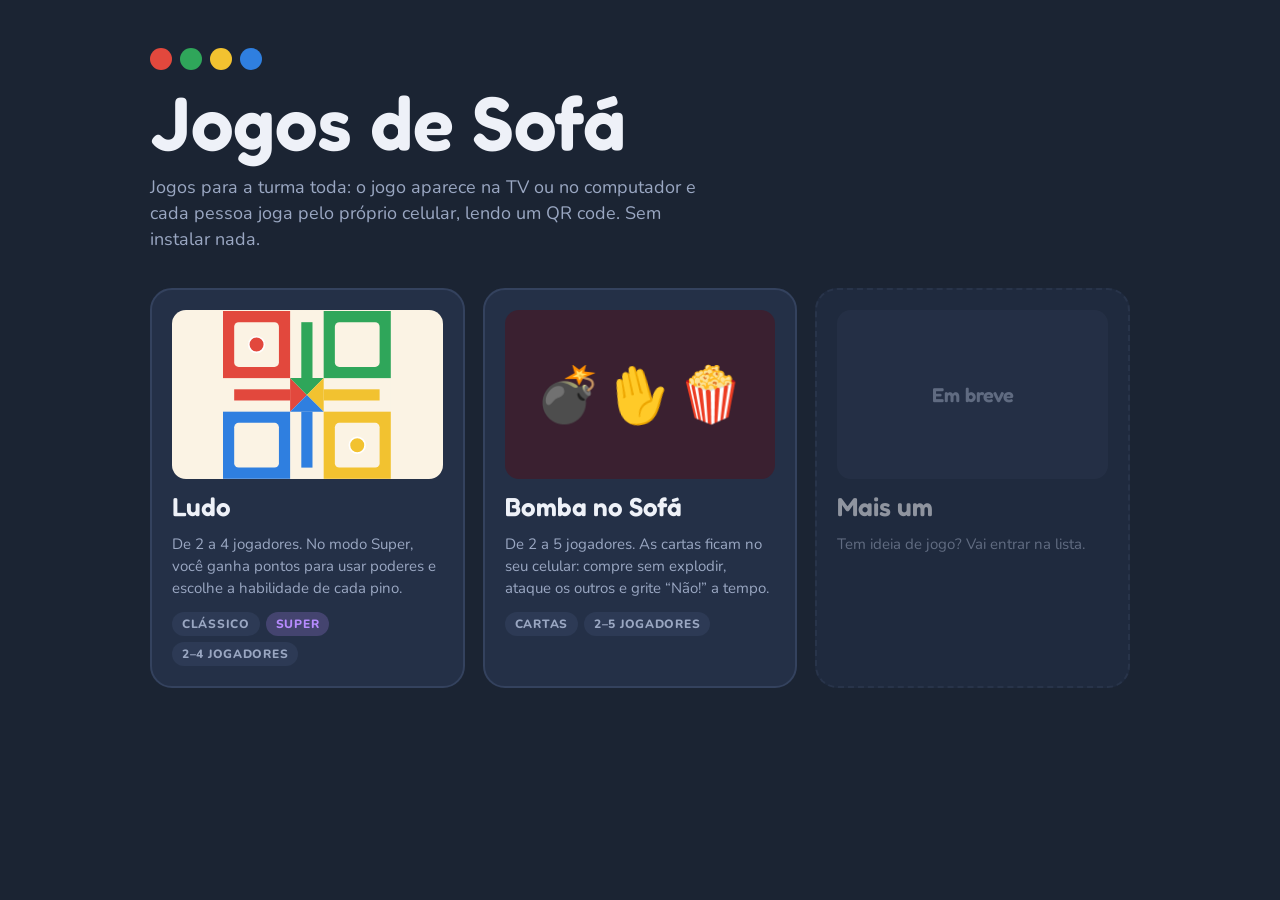
<file: index.html>
<!doctype html>
<html lang="pt-BR">
<head>
  <meta charset="utf-8">
  <meta name="viewport" content="width=device-width, initial-scale=1, viewport-fit=cover">
  <meta name="theme-color" content="#1b2433">
  <title>Jogos de Sofá</title>
  <link rel="preconnect" href="https://fonts.googleapis.com">
  <link rel="stylesheet" href="https://fonts.googleapis.com/css2?family=Fredoka:wght@500;600;700&family=Nunito:wght@500;700;800&display=swap">
  <link rel="stylesheet" href="comum/base.css">
</head>
<body>
<main class="home">
  <header class="home-topo">
    <div class="cores4"><span style="background:var(--red)"></span><span style="background:var(--green)"></span><span style="background:var(--yellow)"></span><span style="background:var(--blue)"></span></div>
    <h1>Jogos de Sofá</h1>
    <p>Jogos para a turma toda: o jogo aparece na TV ou no computador e cada pessoa joga pelo próprio celular, lendo um QR code. Sem instalar nada.</p>
  </header>

  <section class="jogos" aria-label="Jogos">
    <a class="jogo" href="ludo/">
      <div class="capa">
        <svg viewBox="0 0 15 15" width="62%" aria-hidden="true">
          <rect width="15" height="15" fill="#fbf3e4"/>
          <rect width="6" height="6" fill="#e2483d"/><rect x="9" width="6" height="6" fill="#2fa65a"/>
          <rect y="9" width="6" height="6" fill="#2f7fe0"/><rect x="9" y="9" width="6" height="6" fill="#f2c230"/>
          <rect x="1" y="1" width="4" height="4" rx=".4" fill="#fbf3e4"/><rect x="10" y="1" width="4" height="4" rx=".4" fill="#fbf3e4"/>
          <rect x="1" y="10" width="4" height="4" rx=".4" fill="#fbf3e4"/><rect x="10" y="10" width="4" height="4" rx=".4" fill="#fbf3e4"/>
          <polygon points="6,6 6,9 7.5,7.5" fill="#e2483d"/><polygon points="6,6 9,6 7.5,7.5" fill="#2fa65a"/>
          <polygon points="9,6 9,9 7.5,7.5" fill="#f2c230"/><polygon points="6,9 9,9 7.5,7.5" fill="#2f7fe0"/>
          <rect x="1" y="7" width="5" height="1" fill="#e2483d"/><rect x="7" y="1" width="1" height="5" fill="#2fa65a"/>
          <rect x="9" y="7" width="5" height="1" fill="#f2c230"/><rect x="7" y="9" width="1" height="5" fill="#2f7fe0"/>
          <circle cx="3" cy="3" r=".7" fill="#e2483d" stroke="#fff" stroke-width=".15"/><circle cx="12" cy="12" r=".7" fill="#f2c230" stroke="#fff" stroke-width=".15"/>
        </svg>
      </div>
      <h2>Ludo</h2>
      <p>De 2 a 4 jogadores. No modo Super, você ganha pontos para usar poderes e escolhe a habilidade de cada pino.</p>
      <div class="tags"><span class="tag">Clássico</span><span class="tag super">Super</span><span class="tag">2–4 jogadores</span></div>
    </a>
    <a class="jogo" href="bomba/">
      <div class="capa capa-bomba" aria-hidden="true"><span>💣</span><span>✋</span><span>🍿</span></div>
      <h2>Bomba no Sofá</h2>
      <p>De 2 a 5 jogadores. As cartas ficam no seu celular: compre sem explodir, ataque os outros e grite “Não!” a tempo.</p>
      <div class="tags"><span class="tag">Cartas</span><span class="tag">2–5 jogadores</span></div>
    </a>
    <div class="jogo breve" aria-disabled="true">
      <div class="capa">Em breve</div>
      <h2>Mais um</h2>
      <p>Tem ideia de jogo? Vai entrar na lista.</p>
    </div>
  </section>
</main>
</body>
</html>
</file>
<file: comum/base.css>
/* Jogos de Sofá — base compartilhada por todos os jogos.
   Visual: mesa de jogo escura, peças e cartas claras. Um tema só, de propósito. */
:root {
  color-scheme: dark;
  --mesa: #1b2433; --mesa-2: #243047; --mesa-3: #2d3a55; --linha: #34425e;
  --papel: #fbf3e4; --tinta: #1d2330; --apagado: #9aa7c2; --texto: #eef1f8;
  --red: #e2483d; --green: #2fa65a; --yellow: #f2c230; --blue: #2f7fe0;
  --alerta: #ff6b5e; --ok: #4ade80; --super: #b78bff;
  --titulo: "Fredoka", "Trebuchet MS", system-ui, sans-serif;
  --corpo: "Nunito", system-ui, -apple-system, "Segoe UI", sans-serif;
}
* { box-sizing: border-box; }
[hidden] { display: none !important; }
html, body { height: 100%; margin: 0; }
body {
  background: var(--mesa); color: var(--texto); font-family: var(--corpo); font-size: 16px;
  padding: env(safe-area-inset-top, 0px) max(16px, env(safe-area-inset-right, 0px)) env(safe-area-inset-bottom, 0px) max(16px, env(safe-area-inset-left, 0px));
  -webkit-tap-highlight-color: transparent;
}
h1, h2, h3 { font-family: var(--titulo); margin: 0; font-weight: 600; text-wrap: balance; }
p { margin: 0; line-height: 1.45; }
a { color: inherit; }
button, select, input { font: inherit; color: inherit; }
button { cursor: pointer; border: 0; border-radius: 14px; touch-action: manipulation; }
button:focus-visible, a:focus-visible, select:focus-visible, input:focus-visible { outline: 3px solid var(--yellow); outline-offset: 2px; }
button:disabled { cursor: not-allowed; opacity: .4; }
.tela { min-height: 100%; padding-block: 20px; }
.btn { background: var(--texto); color: var(--tinta); padding: 14px 18px; font-weight: 800; }
.btn.vazado { background: transparent; border: 2px solid var(--linha); color: var(--texto); }
.btn.grande { font: 700 22px var(--titulo); padding: 18px 26px; border-radius: 18px; }
.aviso { font-size: 14px; color: var(--apagado); }
.erro { color: #ffb4ab; }
.cores4 { display: flex; gap: 8px; }
.cores4 span { width: 22px; height: 22px; border-radius: 50%; }
.voltar { display: inline-flex; gap: 6px; align-items: center; color: var(--apagado); text-decoration: none; font-weight: 700; font-size: 14px; }
.voltar:hover { color: var(--texto); }

/* ---------- home ---------- */
.home { max-width: 980px; margin: 0 auto; display: grid; gap: 36px; padding-block: 48px; }
.home-topo { display: grid; gap: 14px; }
.home-topo h1 { font-size: clamp(44px, 8vw, 76px); line-height: 1; }
.home-topo p { color: var(--apagado); max-width: 52ch; font-size: 18px; }
.jogos { display: grid; grid-template-columns: repeat(auto-fill, minmax(260px, 1fr)); gap: 18px; }
.jogo { background: var(--mesa-2); border: 2px solid var(--linha); border-radius: 22px; padding: 20px; display: grid; gap: 12px; text-decoration: none; color: inherit; align-content: start; }
a.jogo:hover { border-color: var(--apagado); transform: translateY(-2px); transition: transform .15s, border-color .15s; }
.jogo .capa { aspect-ratio: 16 / 10; border-radius: 14px; background: var(--papel); display: grid; place-items: center; overflow: hidden; }
.jogo h2 { font-size: 26px; }
.jogo p { color: var(--apagado); font-size: 15px; }
.jogo .tags { display: flex; gap: 6px; flex-wrap: wrap; }
.tag { font-size: 12px; font-weight: 800; letter-spacing: .06em; text-transform: uppercase; padding: 4px 10px; border-radius: 99px; background: var(--mesa-3); color: var(--apagado); }
.tag.super { background: color-mix(in srgb, var(--super) 22%, transparent); color: var(--super); }
.capa-bomba { background: #3a2030 !important; gap: 4px; grid-auto-flow: column; place-content: center; font-size: 54px; }
.capa-bomba span:nth-child(2) { transform: rotate(-12deg); }
.jogo.breve { opacity: .55; border-style: dashed; }
.jogo.breve .capa { background: var(--mesa-3); color: var(--apagado); font: 600 20px var(--titulo); }

/* ---------- dado (TV e celular) ---------- */
.dado { --t: 84px; width: var(--t); height: var(--t); background: var(--papel); border-radius: calc(var(--t) * .22); display: grid; grid-template: repeat(3, 1fr) / repeat(3, 1fr); padding: calc(var(--t) * .15); gap: 2px; box-shadow: inset 0 calc(var(--t) * -.07) 0 rgba(0, 0, 0, .14), 0 8px 24px rgba(0, 0, 0, .3); }
.dado i { width: calc(var(--t) * .17); height: calc(var(--t) * .17); border-radius: 50%; background: var(--tinta); place-self: center; visibility: hidden; }
.dado i.on { visibility: visible; }
.dado.rolando { animation: chacoalha .12s linear infinite; }
@keyframes chacoalha { 0% { transform: rotate(-12deg) scale(1.04); } 50% { transform: rotate(12deg) scale(.97); } 100% { transform: rotate(-12deg) scale(1.04); } }

@media (prefers-reduced-motion: reduce) {
  *, *::before, *::after { animation-duration: .01ms !important; animation-iteration-count: 1 !important; transition: none !important; }
}
</file>
